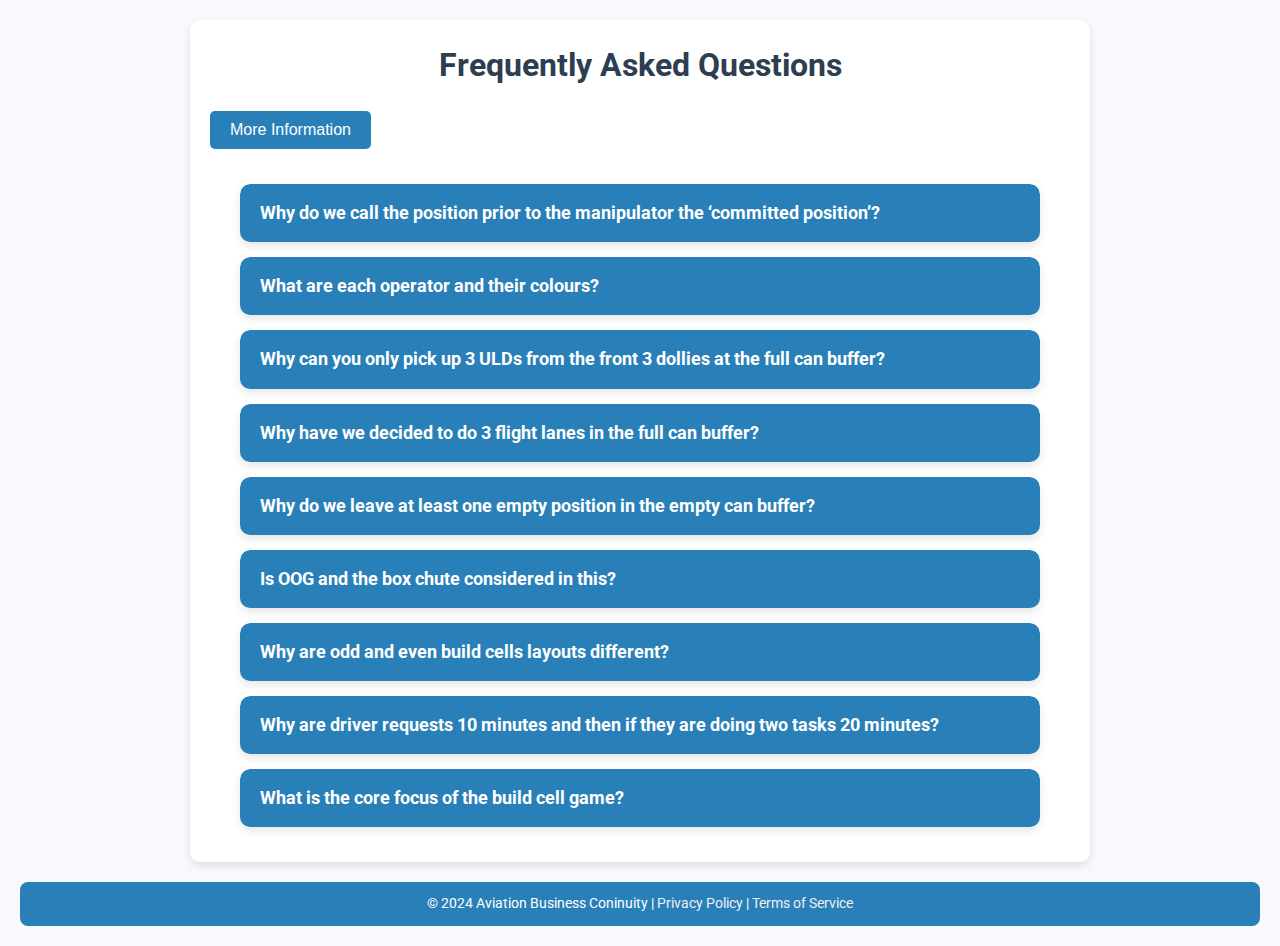
<file: index.html>
<!DOCTYPE html>
<html lang="en">
<head>
    <meta charset="UTF-8">
    <meta name="viewport" content="width=device-width, initial-scale=1.0">
    <title>FAQ</title>
    <link rel="stylesheet" href="styless.css">
    <!-- Google Fonts for better typography -->
    <link href="https://fonts.googleapis.com/css2?family=Roboto:wght@400;500&display=swap" rel="stylesheet">
</head>
<body>

    <div class="container">
        <h2 class="faq-title">Frequently Asked Questions</h2>

        
        <!-- Dropdown Menu -->
        <div class="dropdown">
            <button class="dropbtn">More Information</button>
            <div class="dropdown-content">
                <a href="general-assumptions.html">General Assumptions</a>
            </div>

        
        </div>
            <div class="faq-container">
                <div class="faq-item">
                    <div class="faq-question" onclick="toggleAnswer(0)">Why do we call the position prior to the manipulator the ‘committed position’?</div>
                    <div class="faq-answer">This is because the batch has now been assigned to the ULD at least 10 minutes prior to build so is essentially now 'committed'.</div>
                </div>
                <div class="faq-item">
                    <div class="faq-question" onclick="toggleAnswer(1)">What are each operator and their colours?</div>
                    <div class="faq-answer">Black – Team Leader, Red – Drivers, Green – Operatives, Purple – Manipulator Operator.</div>
                </div>
                <div class="faq-item">
                    <div class="faq-question" onclick="toggleAnswer(2)">Why can you only pick up 3 ULDs from the front 3 dollies at the full can buffer?</div>
                    <div class="faq-answer">This is because if you pick up from the last dolly position you will be intruding into the roadway and the red route which is not allowed.</div>
                </div>
                <div class="faq-item">
                    <div class="faq-question" onclick="toggleAnswer(3)">Why have we decided to do 3 flight lanes in the full can buffer?</div>
                    <div class="faq-answer">We have found that by doing 3 flight lanes this works best by limiting the amount of full can buffer movements by not having to shuffle full ULDs around to pick up ULDs that could be at the back of the buffer.</div>
                </div>
                <div class="faq-item">
                    <div class="faq-question" onclick="toggleAnswer(4)">Why do we leave at least one empty position in the empty can buffer?</div>
                    <div class="faq-answer">If different airlines' flights are being built, two empty spaces must be left to ensure free movement. If it’s the same airline, only one empty space is required.</div>
                </div>
                <div class="faq-item">
                    <div class="faq-question" onclick="toggleAnswer(5)">Is OOG and the box chute considered in this?</div>
                    <div class="faq-answer">No, for this phase of the game OOG and the box chute has not been considered, however there is work ongoing around this to incorporate these in the later stages of the game.</div>
                </div>
                <div class="faq-item">
                    <div class="faq-question" onclick="toggleAnswer(6)">Why are odd and even build cells layouts different?</div>
                    <div class="faq-answer">Every odd build cell has an extra lateral position but two less empty buffer positions.</div>
                </div>
                <div class="faq-item">
                    <div class="faq-question" onclick="toggleAnswer(7)">Why are driver requests 10 minutes and then if they are doing two tasks 20 minutes?</div>
                    <div class="faq-answer">This is how we have played the game due to drivers being allocated from the build cell and having to get the GSE equipment which will be located outside the building. We have determined this as 10 minutes and any double task as 20 minutes due to the time it will take them to go to the AC or FCS.</div>
                </div>
                <div class="faq-item">
                    <div class="faq-question" onclick="toggleAnswer(8)">What is the core focus of the build cell game?</div>
                    <div class="faq-answer">The core focus of the game is to see the amount of vehicle and ULD movements, understand how the new build cells will be operated, and raise/address anything that may occur when playing the game.</div>
                </div>
            </div>
        </div>
    
        <footer>
            <p>&copy; 2024 Aviation Business Coninuity | <a href="#">Privacy Policy</a> | <a href="#">Terms of Service</a></p>
        </footer>
    
        <script src="faq.js"></script>
    </body>
    </html>
</file>
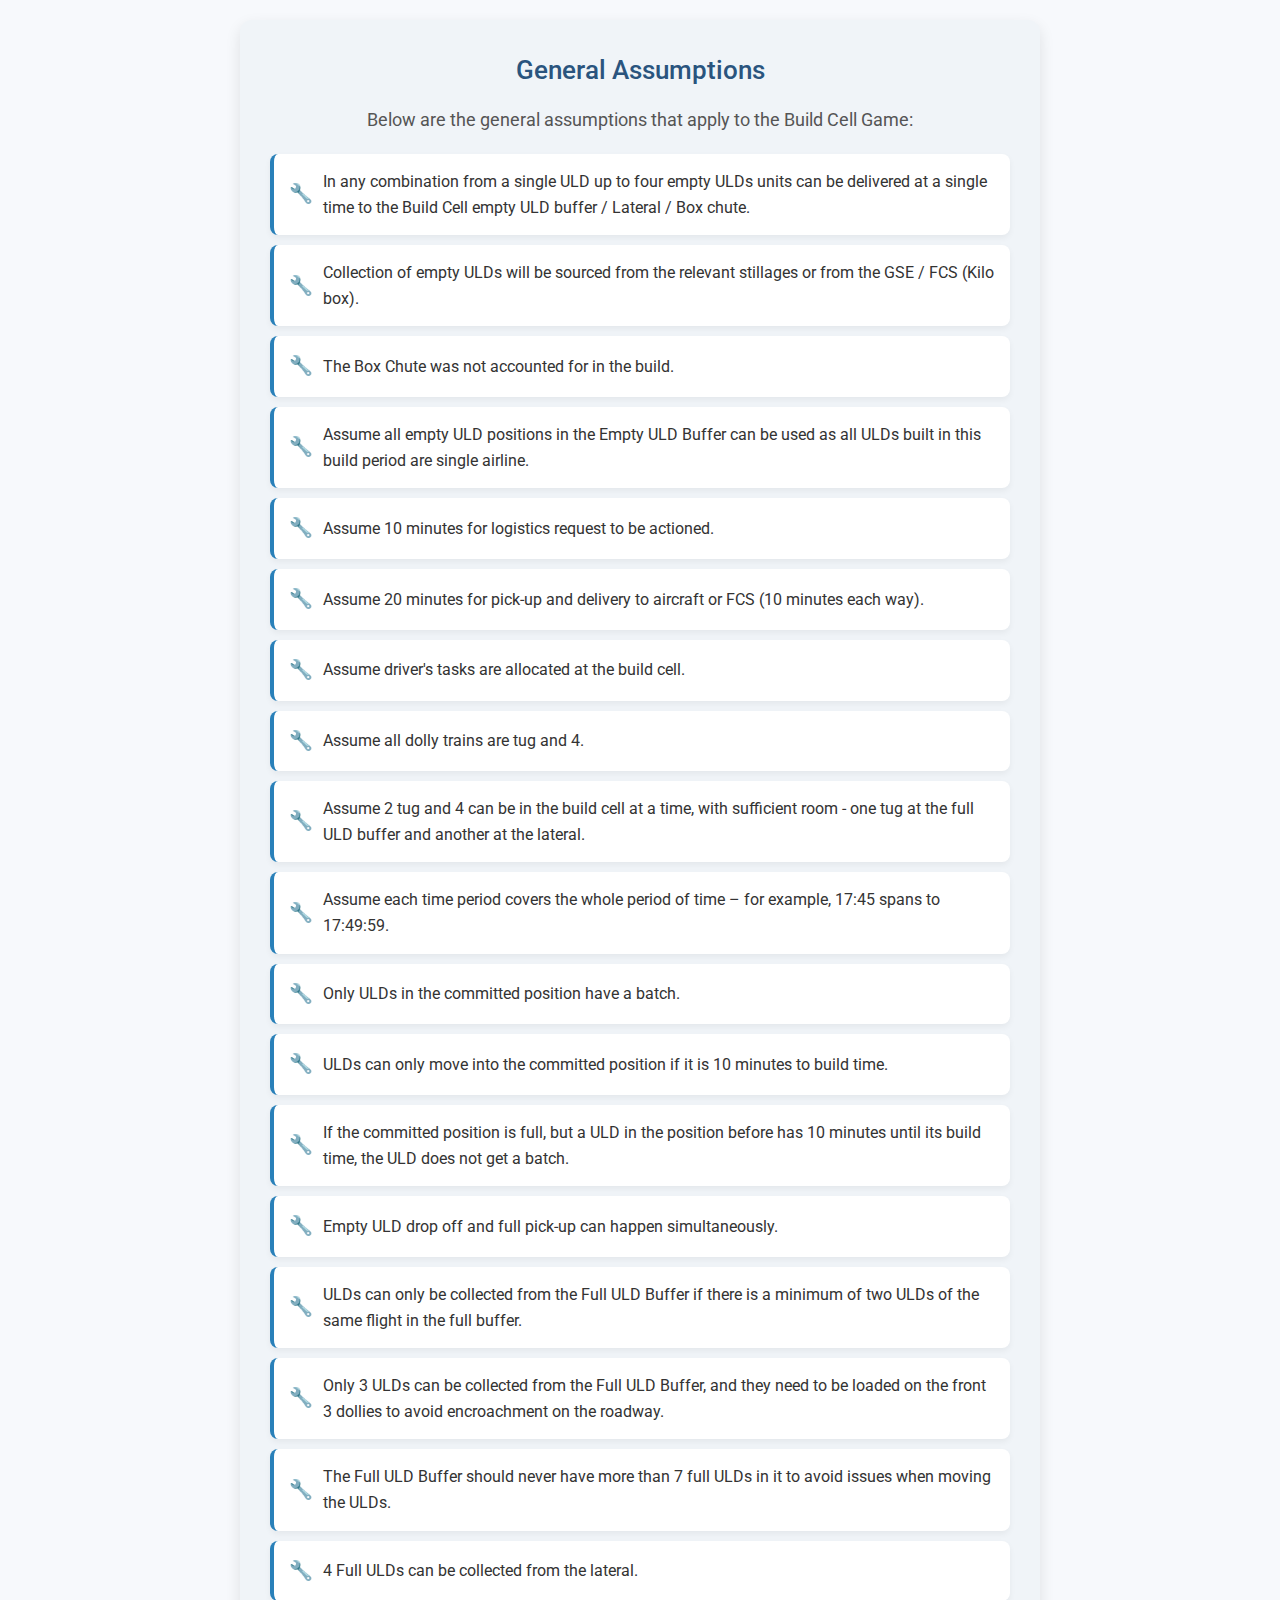
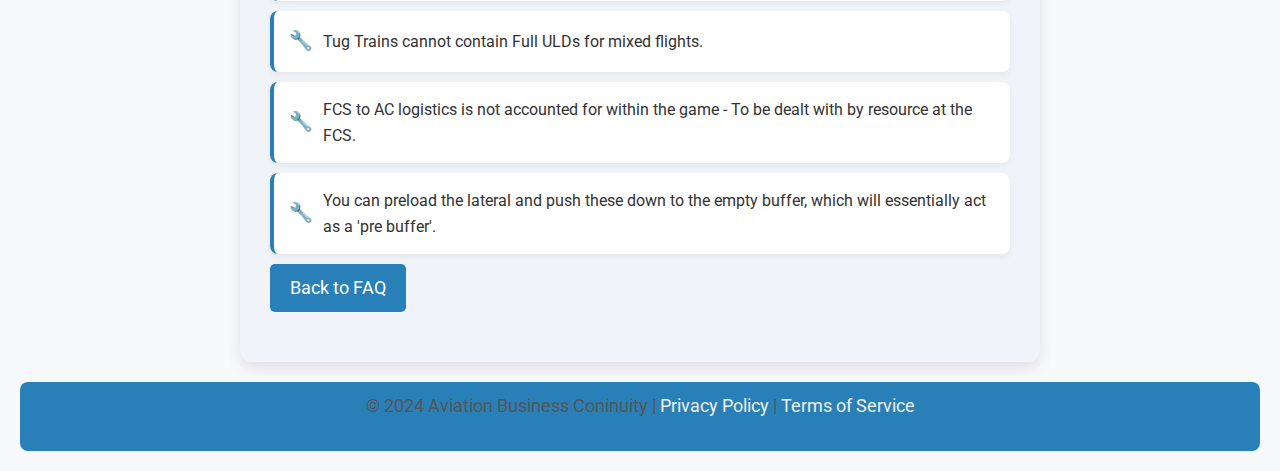
<file: general-assumptions.html>
<!DOCTYPE html>
<html lang="en">
<head>
    <meta charset="UTF-8">
    <meta name="viewport" content="width=device-width, initial-scale=1.0">
    <title>General Assumptions</title>
    <link rel="stylesheet" href="style.css">
    <!-- Google Fonts for modern typography -->
    <link href="https://fonts.googleapis.com/css2?family=Roboto:wght@400;500&display=swap" rel="stylesheet">
</head>
<body>
    <div class="container assumption-container">
        <h2 class="assumption-title">General Assumptions</h2>
        <p class="assumption-info">Below are the general assumptions that apply to the Build Cell Game:</p>

        <ul class="assumption-list">
            <li>In any combination from a single ULD up to four empty ULDs units can be delivered at a single time to the Build Cell empty ULD buffer / Lateral / Box chute.</li>
            <li>Collection of empty ULDs will be sourced from the relevant stillages or from the GSE / FCS (Kilo box).</li>
            <li>The Box Chute was not accounted for in the build.</li>
            <li>Assume all empty ULD positions in the Empty ULD Buffer can be used as all ULDs built in this build period are single airline.</li>
            <li>Assume 10 minutes for logistics request to be actioned.</li>
            <li>Assume 20 minutes for pick-up and delivery to aircraft or FCS (10 minutes each way).</li>
            <li>Assume driver's tasks are allocated at the build cell.</li>
            <li>Assume all dolly trains are tug and 4.</li>
            <li>Assume 2 tug and 4 can be in the build cell at a time, with sufficient room - one tug at the full ULD buffer and another at the lateral.</li>
            <li>Assume each time period covers the whole period of time – for example, 17:45 spans to 17:49:59.</li>
            <li>Only ULDs in the committed position have a batch.</li>
            <li>ULDs can only move into the committed position if it is 10 minutes to build time.</li>
            <li>If the committed position is full, but a ULD in the position before has 10 minutes until its build time, the ULD does not get a batch.</li>
            <li>Empty ULD drop off and full pick-up can happen simultaneously.</li>
            <li>ULDs can only be collected from the Full ULD Buffer if there is a minimum of two ULDs of the same flight in the full buffer.</li>
            <li>Only 3 ULDs can be collected from the Full ULD Buffer, and they need to be loaded on the front 3 dollies to avoid encroachment on the roadway.</li>
            <li>The Full ULD Buffer should never have more than 7 full ULDs in it to avoid issues when moving the ULDs.</li>
            <li>4 Full ULDs can be collected from the lateral.</li>
            <li>Tug Trains cannot contain Full ULDs for mixed flights.</li>
            <li>FCS to AC logistics is not accounted for within the game - To be dealt with by resource at the FCS.</li>
            <li>You can preload the lateral and push these down to the empty buffer, which will essentially act as a 'pre buffer'.</li>
        </ul>

        <p><a class="btn" href="index.html">Back to FAQ</a></p>
    </div>

    <footer>
        <p>&copy; 2024 Aviation Business Coninuity | <a href="#">Privacy Policy</a> | <a href="#">Terms of Service</a></p>
    </footer>
</body>
</html>
</file>
<file: styless.css>
/* General Reset */
* {
    margin: 0;
    padding: 0;
    box-sizing: border-box;
}

body {
    font-family: 'Roboto', sans-serif;
    background-color: #f7f9fc;
    color: #333;
    padding: 20px;
    line-height: 1.6;
}

/* FAQ Styles */
.faq-title {
    text-align: center;
    font-size: 2rem;
    color: #2c3e50;
    margin-bottom: 20px;
}

.faq-container {
    max-width: 800px;
    margin: 0 auto;
}

.faq-item {
    margin: 15px 0;
    background-color: #ffffff;
    border-radius: 10px;
    box-shadow: 0 4px 8px rgba(0, 0, 0, 0.1);
    overflow: hidden;
}

.faq-question {
    cursor: pointer;
    padding: 15px 20px;
    background-color: #2980b9;
    color: white;
    font-weight: bold;
    font-size: 1.1rem;
    border-radius: 10px 10px 0 0;
    transition: background-color 0.3s ease;
    display: flex;
    justify-content: space-between;
    align-items: center;
}

.faq-question:hover {
    background-color: #1f6391;
}

.faq-answer {
    display: none;
    padding: 15px 20px;
    background-color: #f9f9f9;
    font-size: 1rem;
    color: #555;
    border-left: 4px solid #2980b9;
}

/* Dropdown Menu Styling */
.dropdown {
    position: relative;
    display: inline-block;
    margin-bottom: 20px;
}

.dropbtn {
    background-color: #2980b9;
    color: white;
    padding: 10px 20px;
    font-size: 16px;
    border: none;
    border-radius: 5px;
    cursor: pointer;
    transition: background-color 0.3s ease;
}

.dropbtn:hover {
    background-color: #1f6391;
}

.dropdown-content {
    display: none;
    position: absolute;
    background-color: #f9f9f9;
    min-width: 160px;
    box-shadow: 0px 8px 16px 0px rgba(0, 0, 0, 0.1);
    border-radius: 5px;
    z-index: 1;
}

.dropdown-content a {
    color: black;
    padding: 12px 16px;
    text-decoration: none;
    display: block;
    border-radius: 5px;
}

.dropdown-content a:hover {
    background-color: #f1f1f1;
}

.dropdown:hover .dropdown-content {
    display: block;
}

/* General Container */
.container {
    max-width: 900px;
    margin: 0 auto;
    background-color: #ffffff;
    border-radius: 10px;
    box-shadow: 0 4px 8px rgba(0, 0, 0, 0.1);
    padding: 20px;
}

/* Footer */
footer {
    text-align: center;
    padding: 10px;
    font-size: 0.9rem;
    background-color: #2980b9;
    color: white;
    border-radius: 8px;
    margin-top: 20px;
}

footer a {
    color: #f0f0f0;
    text-decoration: none;
}

footer a:hover {
    text-decoration: underline;
}

/* Responsive Design */
@media (max-width: 768px) {
    h2 {
        font-size: 1.5rem;
    }

    p, ul {
        font-size: 1rem;
    }
}

@media (max-width: 480px) {
    h2 {
        font-size: 1.3rem;
    }

    p, ul {
        font-size: 0.95rem;
    }

    a.btn {
        padding: 8px 16px;
        font-size: 0.9rem;
    }
}
</file>
<file: style.css>
/* General Reset */
* {
    margin: 0;
    padding: 0;
    box-sizing: border-box;
}

body {
    font-family: 'Roboto', sans-serif;
    background-color: #f7f9fc;
    color: #333;
    padding: 20px;
    line-height: 1.6;
}

/* General Container */
.container {
    max-width: 800px;
    margin: 0 auto;
    background-color: #ffffff;
    border-radius: 10px;
    box-shadow: 0 4px 8px rgba(0, 0, 0, 0.1);
    padding: 20px;
}

/* Typography */
h2 {
    text-align: center;
    color: #2c3e50;
    margin-bottom: 20px;
    font-size: 2rem;
    font-weight: 500;
}

p {
    font-size: 1.1rem;
    color: #555;
    margin-bottom: 20px;
}

/* General Button */
a.btn {
    display: inline-block;
    padding: 10px 20px;
    background-color: #2980b9;
    color: white;
    text-decoration: none;
    border-radius: 5px;
    transition: background-color 0.3s ease;
}

a.btn:hover {
    background-color: #1f6391;
}

/* Footer */
footer {
    text-align: center;
    padding: 10px;
    font-size: 0.9rem;
    background-color: #2980b9;
    color: white;
    border-radius: 8px;
    margin-top: 20px;
}

footer a {
    color: #f0f0f0;
    text-decoration: none;
}

footer a:hover {
    text-decoration: underline;
}

/* Specific Styles for General Assumptions */
.assumption-container {
    background-color: #f0f4f8;
    padding: 30px;
    border-radius: 12px;
    box-shadow: 0 6px 15px rgba(0, 0, 0, 0.1);
}

.assumption-title {
    font-size: 1.6rem;
    font-weight: 500;
    color: #2a547e;
    text-align: center;
    margin-bottom: 15px;
}

.assumption-list {
    list-style-type: none;
    padding: 0;
}

.assumption-list li {
    padding: 15px;
    margin: 10px 0;
    background-color: white;
    border-left: 4px solid #2980b9;
    border-radius: 8px;
    box-shadow: 0 3px 6px rgba(0, 0, 0, 0.05);
    display: flex;
    align-items: center;
}

.assumption-list li::before {
    content: "🔧"; /* Icon before each assumption */
    margin-right: 10px;
    font-size: 1.2rem;
}

.assumption-list li:hover {
    background-color: #f5faff;
    transition: background-color 0.3s;
}

.assumption-info {
    font-size: 1.1rem;
    color: #555;
    margin-bottom: 20px;
    text-align: center;
}

/* Responsive Design */
@media (max-width: 768px) {
    h2 {
        font-size: 1.5rem;
    }

    p, ul.assumption-list {
        font-size: 1rem;
    }
}

@media (max-width: 480px) {
    h2 {
        font-size: 1.3rem;
    }

    p, ul.assumption-list {
        font-size: 0.95rem;
    }

    a.btn {
        padding: 8px 16px;
        font-size: 0.9rem;
    }
}
</file>
